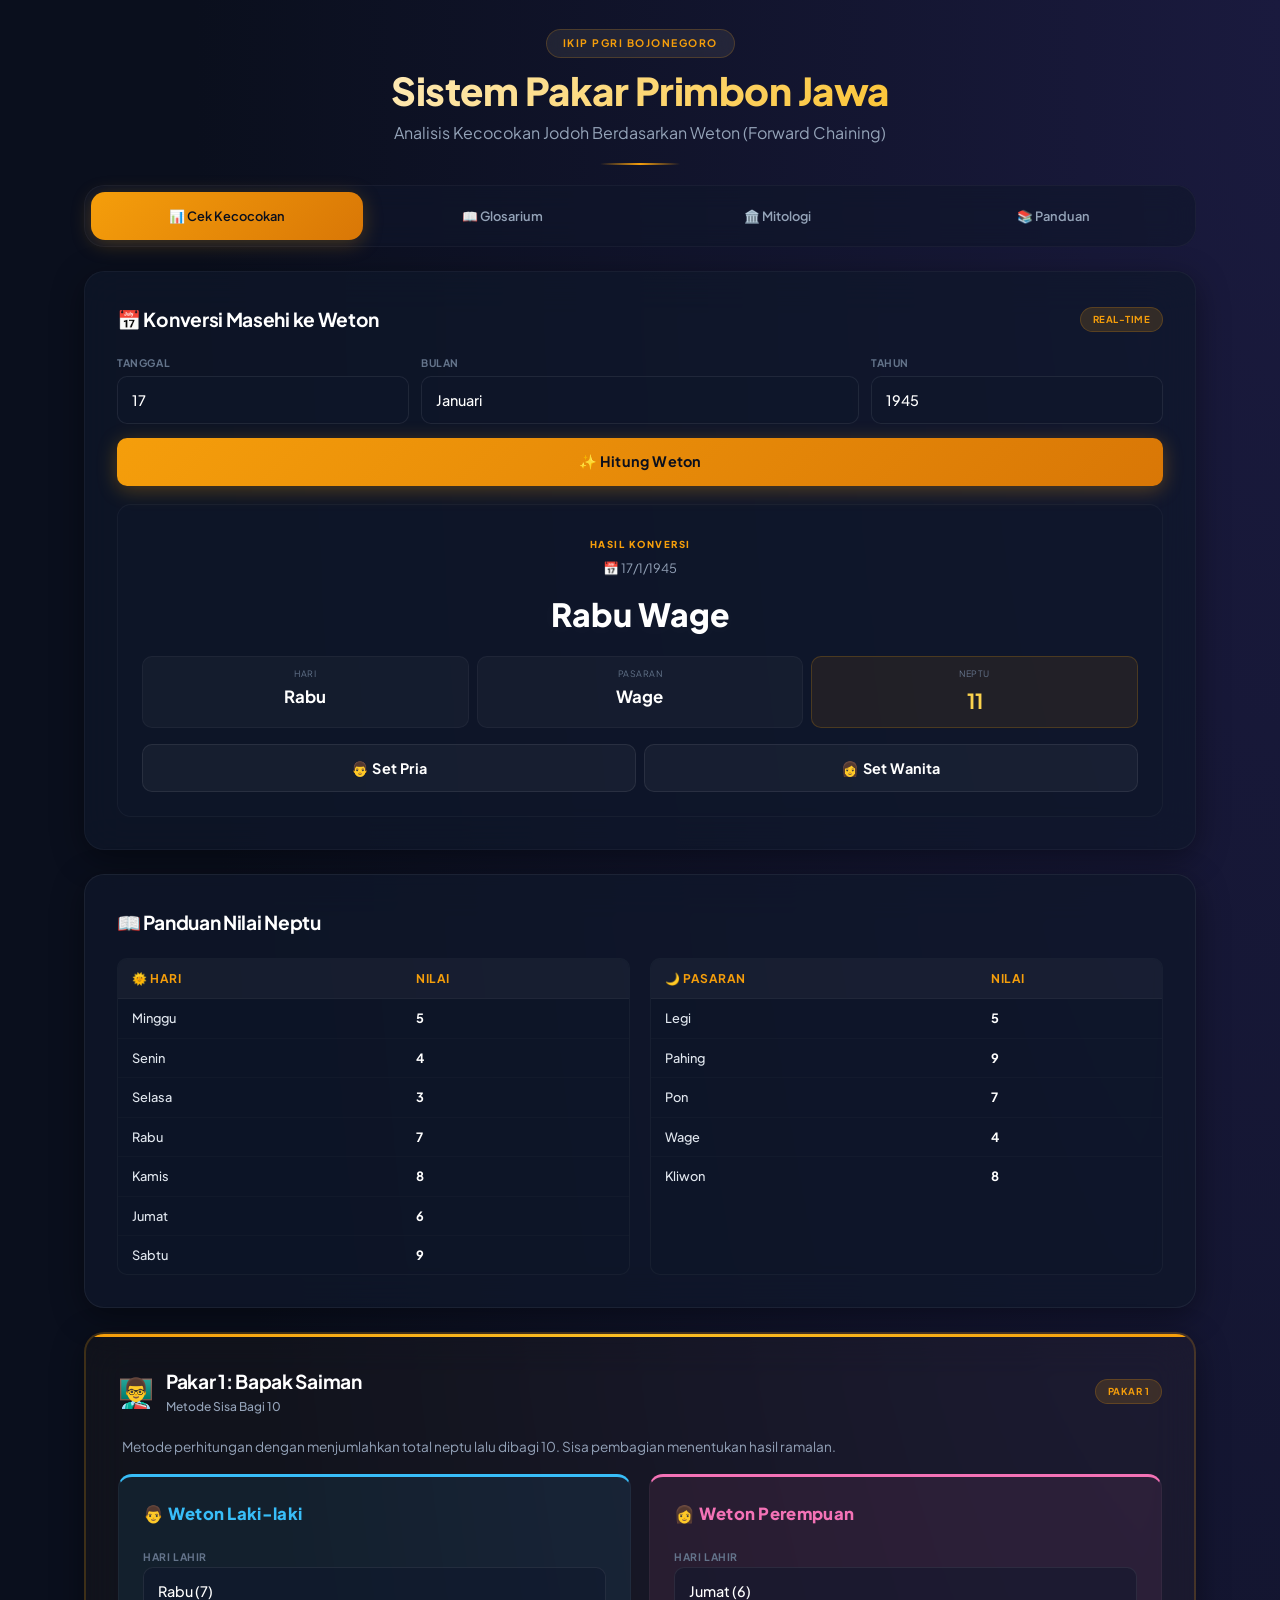
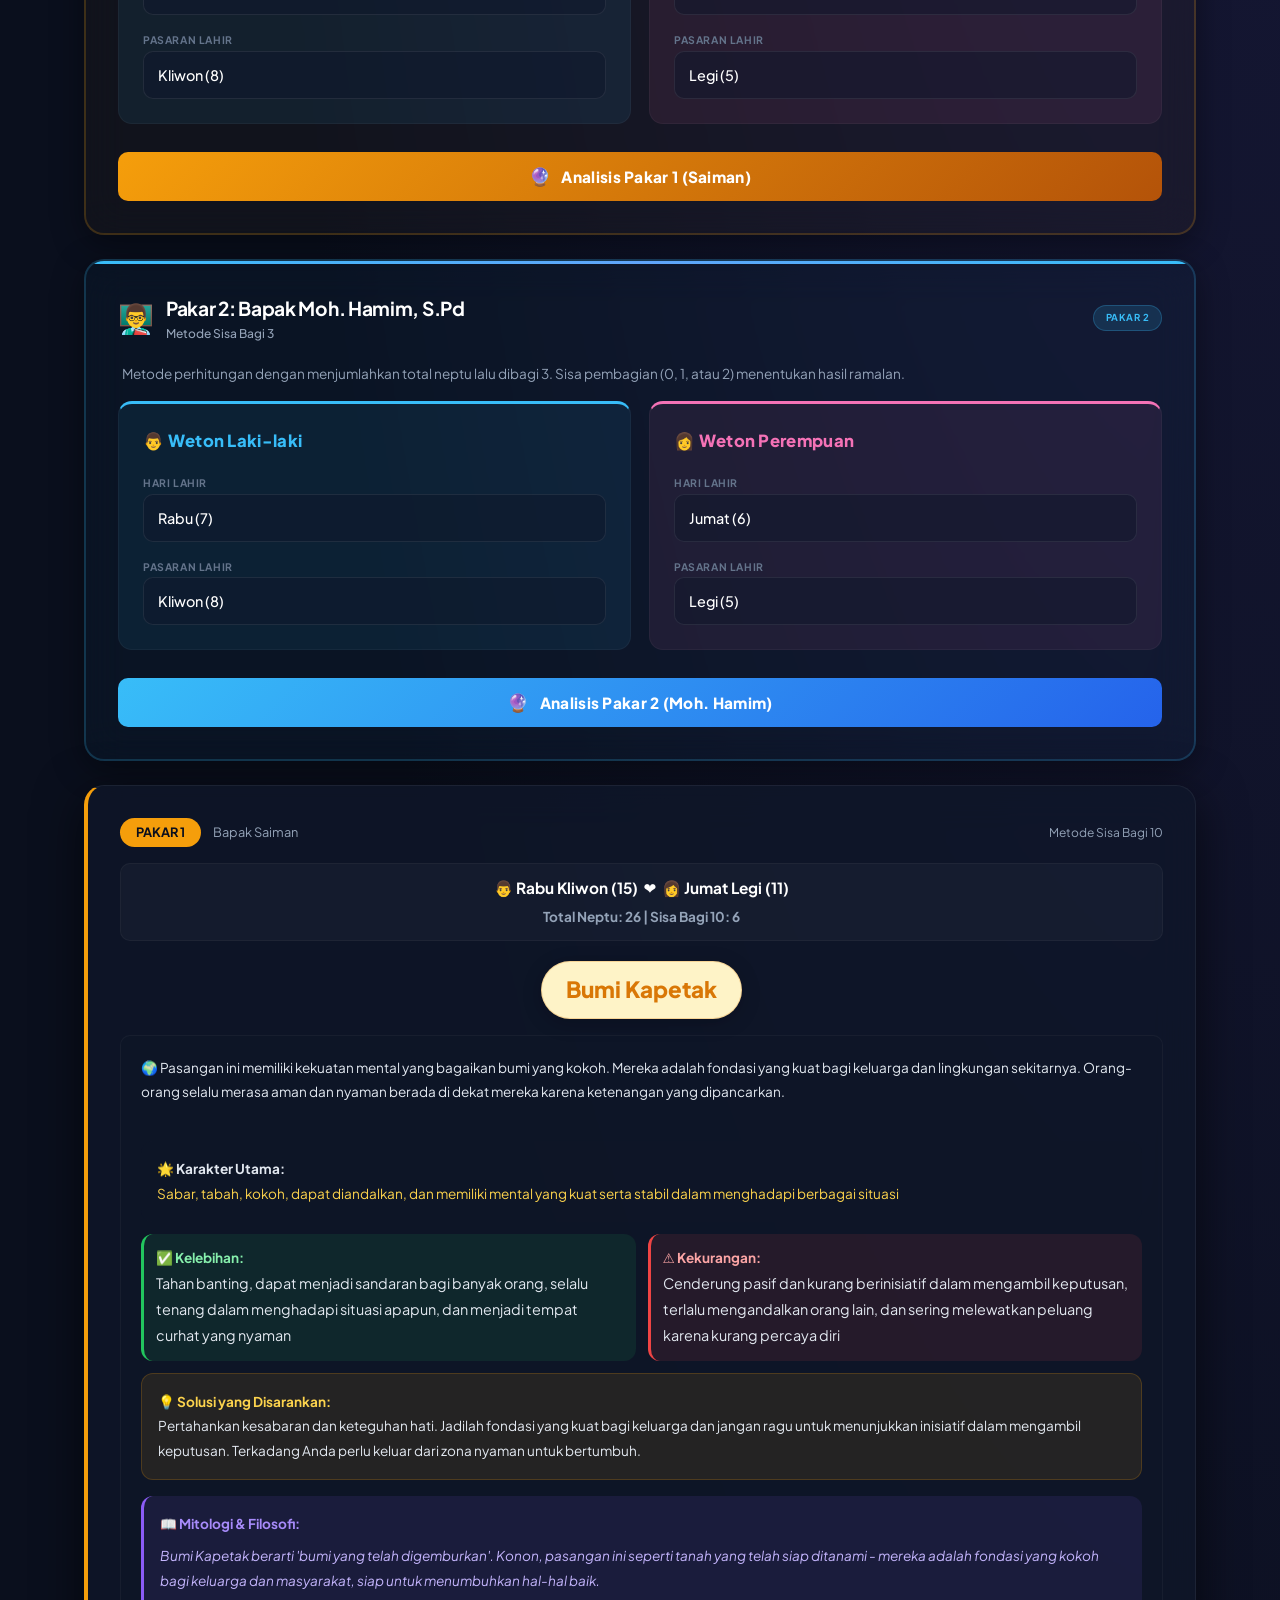
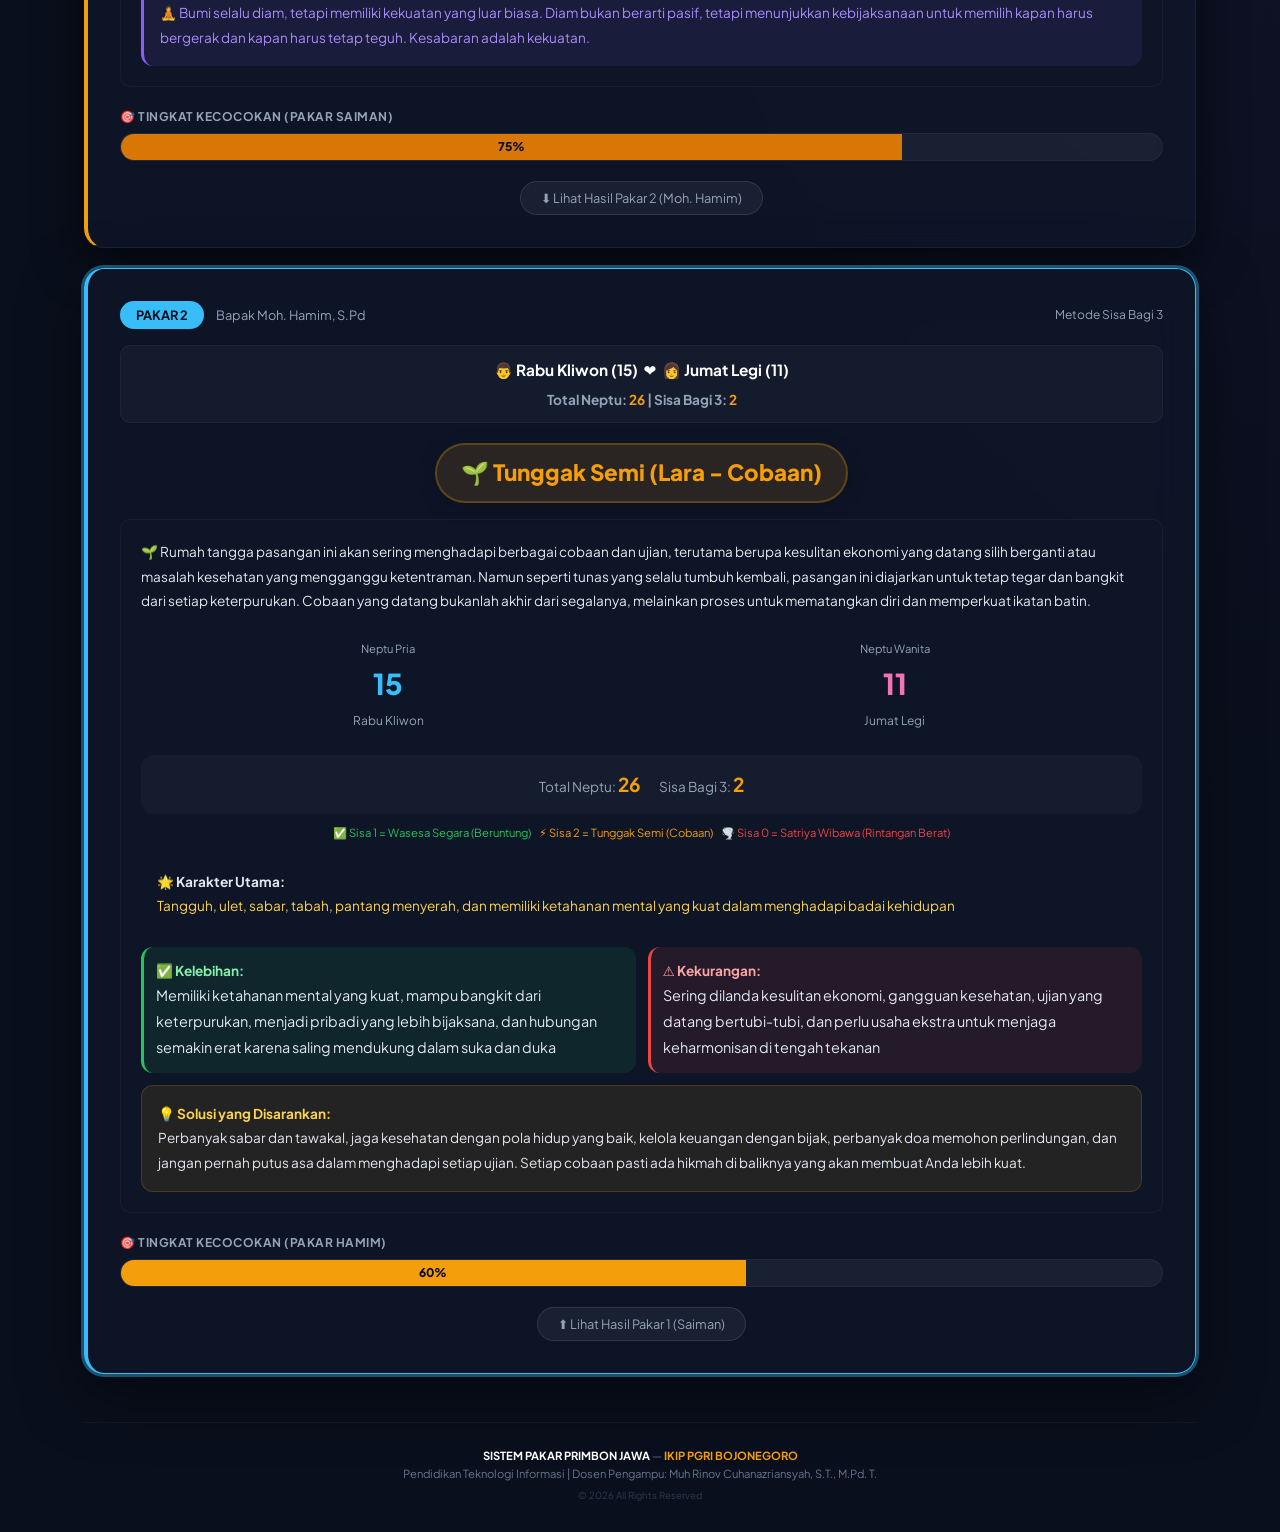
<file: index.html>
<!DOCTYPE html>
<html lang="id">
<head>
    <meta charset="UTF-8">
    <meta name="viewport" content="width=device-width, initial-scale=1.0, maximum-scale=1.0, user-scalable=no">
    <title>Sistem Pakar Primbon Jawa - Kecocokan Jodoh | IKIP PGRI Bojonegoro</title>
    <link rel="stylesheet" href="style.css">
    <link rel="preconnect" href="https://fonts.googleapis.com">
    <link rel="preconnect" href="https://fonts.gstatic.com" crossorigin>
    <link href="https://fonts.googleapis.com/css2?family=Plus+Jakarta+Sans:wght@400;500;600;700;800&display=swap" rel="stylesheet">
</head>
<body>
    <div class="container">
        <header class="header">
            <div class="logo-badge">IKIP PGRI BOJONEGORO</div>
            <h1>Sistem Pakar Primbon Jawa</h1>
            <p>Analisis Kecocokan Jodoh Berdasarkan Weton (Forward Chaining)</p>
        </header>

        <!-- NAVIGASI TAB -->
        <div class="tab-navigation">
            <button class="tab-btn active" data-tab="main">📊 Cek Kecocokan</button>
            <button class="tab-btn" data-tab="glossary">📖 Glosarium</button>
            <button class="tab-btn" data-tab="mythology">🏛️ Mitologi</button>
            <button class="tab-btn" data-tab="guide">📚 Panduan</button>
        </div>

        <main class="main-layout">
            <!-- TAB 1: CEK KECOCOKAN -->
            <div class="tab-content active" id="tab-main">
                <section class="card-panel dark-panel">
                    <div class="panel-header">
                        <h2>📅 Konversi Masehi ke Weton</h2>
                        <span class="badge yellow">Real-time</span>
                    </div>
                    
                    <div class="converter-box">
                        <div class="input-row">
                            <div class="input-field">
                                <label for="tgl">Tanggal</label>
                                <input type="number" id="tgl" min="1" max="31" value="17">
                            </div>
                            <div class="input-field">
                                <label for="bln">Bulan</label>
                                <select id="bln">
                                    <option value="1">Januari</option><option value="2">Februari</option><option value="3">Maret</option>
                                    <option value="4">April</option><option value="5">Mei</option><option value="6">Juni</option>
                                    <option value="7">Juli</option><option value="8">Agustus</option><option value="9">September</option>
                                    <option value="10">Oktober</option><option value="11">November</option><option value="12">Desember</option>
                                </select>
                            </div>
                            <div class="input-field">
                                <label for="thn">Tahun</label>
                                <input type="number" id="thn" min="1900" max="2100" value="1945">
                            </div>
                        </div>
                        <button class="btn btn-gold" onclick="cariWeton()">✨ Hitung Weton</button>
                    </div>

                    <div class="display-weton-result" id="hasil-weton-display">
                        <span class="label-mini">HASIL KONVERSI</span>
                        <p class="date-output" id="weton-text">📅 17/8/1945</p>
                        <h3 class="weton-main-title" id="weton-nama">-</h3>
                        
                        <div class="weton-grid-stats">
                            <div class="stat-box">
                                <span class="stat-lbl">Hari</span>
                                <strong id="detail-hari">-</strong>
                            </div>
                            <div class="stat-box">
                                <span class="stat-lbl">Pasaran</span>
                                <strong id="detail-pasaran">-</strong>
                            </div>
                            <div class="stat-box highlighted">
                                <span class="stat-lbl">Neptu</span>
                                <strong id="neptu-hasil">-</strong>
                            </div>
                        </div>

                        <div class="action-transfer-group">
                            <button class="btn btn-outline" onclick="transferKePria()">👨 Set Pria</button>
                            <button class="btn btn-outline" onclick="transferKeWanita()">👩 Set Wanita</button>
                        </div>
                    </div>
                </section>

                <section class="card-panel">
                    <div class="panel-header">
                        <h2>📖 Panduan Nilai Neptu</h2>
                    </div>
                    <div class="tables-flex">
                        <div class="table-responsive">
                            <table>
                                <thead><tr><th>🌞 Hari</th><th>Nilai</th></tr></thead>
                                <tbody>
                                    <tr><td>Minggu</td><td><strong>5</strong></td></tr>
                                    <tr><td>Senin</td><td><strong>4</strong></td></tr>
                                    <tr><td>Selasa</td><td><strong>3</strong></td></tr>
                                    <tr><td>Rabu</td><td><strong>7</strong></td></tr>
                                    <tr><td>Kamis</td><td><strong>8</strong></td></tr>
                                    <tr><td>Jumat</td><td><strong>6</strong></td></tr>
                                    <tr><td>Sabtu</td><td><strong>9</strong></td></tr>
                                </tbody>
                            </table>
                        </div>
                        <div class="table-responsive">
                            <table>
                                <thead><tr><th>🌙 Pasaran</th><th>Nilai</th></tr></thead>
                                <tbody>
                                    <tr><td>Legi</td><td><strong>5</strong></td></tr>
                                    <tr><td>Pahing</td><td><strong>9</strong></td></tr>
                                    <tr><td>Pon</td><td><strong>7</strong></td></tr>
                                    <tr><td>Wage</td><td><strong>4</strong></td></tr>
                                    <tr><td>Kliwon</td><td><strong>8</strong></td></tr>
                                </tbody>
                            </table>
                        </div>
                    </div>
                </section>

                <!-- PAKAR 1: BAPAK SAIMAN -->
                <section class="card-panel full-width expert-card expert-saiman">
                    <div class="panel-header">
                        <div class="expert-badge">
                            <span class="expert-icon">👨‍🏫</span>
                            <div>
                                <h2>Pakar 1: Bapak Saiman</h2>
                                <span class="expert-sub">Metode Sisa Bagi 10</span>
                            </div>
                        </div>
                        <span class="badge yellow">Pakar 1</span>
                    </div>
                    <p class="expert-desc">
                        Metode perhitungan dengan menjumlahkan total neptu lalu dibagi 10. Sisa pembagian menentukan hasil ramalan.
                    </p>
                    
                    <div class="matchmaking-grid">
                        <div class="gender-card male">
                            <div class="gender-header">👨 Weton Laki-laki</div>
                            <div class="form-group">
                                <label>Hari Lahir</label>
                                <select id="pria-hari">
                                    <option value="Minggu">Minggu (5)</option><option value="Senin">Senin (4)</option>
                                    <option value="Selasa">Selasa (3)</option><option value="Rabu" selected>Rabu (7)</option>
                                    <option value="Kamis">Kamis (8)</option><option value="Jumat">Jumat (6)</option>
                                    <option value="Sabtu">Sabtu (9)</option>
                                </select>
                            </div>
                            <div class="form-group">
                                <label>Pasaran Lahir</label>
                                <select id="pria-pasaran">
                                    <option value="Legi">Legi (5)</option><option value="Pahing">Pahing (9)</option>
                                    <option value="Pon">Pon (7)</option><option value="Wage">Wage (4)</option>
                                    <option value="Kliwon" selected>Kliwon (8)</option>
                                </select>
                            </div>
                        </div>

                        <div class="gender-card female">
                            <div class="gender-header">👩 Weton Perempuan</div>
                            <div class="form-group">
                                <label>Hari Lahir</label>
                                <select id="wanita-hari">
                                    <option value="Minggu">Minggu (5)</option><option value="Senin">Senin (4)</option>
                                    <option value="Selasa">Selasa (3)</option><option value="Rabu">Rabu (7)</option>
                                    <option value="Kamis">Kamis (8)</option><option value="Jumat" selected>Jumat (6)</option>
                                    <option value="Sabtu">Sabtu (9)</option>
                                </select>
                            </div>
                            <div class="form-group">
                                <label>Pasaran Lahir</label>
                                <select id="wanita-pasaran">
                                    <option value="Legi">Legi (5)</option><option value="Pahing">Pahing (9)</option>
                                    <option value="Pon">Pon (7)</option><option value="Wage">Wage (4)</option>
                                    <option value="Kliwon">Kliwon (8)</option>
                                </select>
                            </div>
                        </div>
                    </div>

                    <button class="btn btn-primary-match btn-saiman" onclick="hitungKecocokanPakar1()">
                        <span class="btn-icon">🔮</span>
                        <span>Analisis Pakar 1 (Saiman)</span>
                    </button>
                </section>

                <!-- PAKAR 2: BAPAK MOH. HAMIM, S.Pd -->
                <section class="card-panel full-width expert-card expert-hamim">
                    <div class="panel-header">
                        <div class="expert-badge">
                            <span class="expert-icon">👨‍🏫</span>
                            <div>
                                <h2>Pakar 2: Bapak Moh. Hamim, S.Pd</h2>
                                <span class="expert-sub">Metode Sisa Bagi 3</span>
                            </div>
                        </div>
                        <span class="badge" style="background: rgba(56, 189, 248, 0.15); color: #38bdf8; border: 1px solid rgba(56, 189, 248, 0.25);">Pakar 2</span>
                    </div>
                    <p class="expert-desc">
                        Metode perhitungan dengan menjumlahkan total neptu lalu dibagi 3. Sisa pembagian (0, 1, atau 2) menentukan hasil ramalan.
                    </p>
                    
                    <div class="matchmaking-grid">
                        <div class="gender-card male">
                            <div class="gender-header">👨 Weton Laki-laki</div>
                            <div class="form-group">
                                <label>Hari Lahir</label>
                                <select id="hamim-pria-hari">
                                    <option value="Minggu">Minggu (5)</option><option value="Senin">Senin (4)</option>
                                    <option value="Selasa">Selasa (3)</option><option value="Rabu" selected>Rabu (7)</option>
                                    <option value="Kamis">Kamis (8)</option><option value="Jumat">Jumat (6)</option>
                                    <option value="Sabtu">Sabtu (9)</option>
                                </select>
                            </div>
                            <div class="form-group">
                                <label>Pasaran Lahir</label>
                                <select id="hamim-pria-pasaran">
                                    <option value="Legi">Legi (5)</option><option value="Pahing">Pahing (9)</option>
                                    <option value="Pon">Pon (7)</option><option value="Wage">Wage (4)</option>
                                    <option value="Kliwon" selected>Kliwon (8)</option>
                                </select>
                            </div>
                        </div>

                        <div class="gender-card female">
                            <div class="gender-header">👩 Weton Perempuan</div>
                            <div class="form-group">
                                <label>Hari Lahir</label>
                                <select id="hamim-wanita-hari">
                                    <option value="Minggu">Minggu (5)</option><option value="Senin">Senin (4)</option>
                                    <option value="Selasa">Selasa (3)</option><option value="Rabu">Rabu (7)</option>
                                    <option value="Kamis">Kamis (8)</option><option value="Jumat" selected>Jumat (6)</option>
                                    <option value="Sabtu">Sabtu (9)</option>
                                </select>
                            </div>
                            <div class="form-group">
                                <label>Pasaran Lahir</label>
                                <select id="hamim-wanita-pasaran">
                                    <option value="Legi">Legi (5)</option><option value="Pahing">Pahing (9)</option>
                                    <option value="Pon">Pon (7)</option><option value="Wage">Wage (4)</option>
                                    <option value="Kliwon">Kliwon (8)</option>
                                </select>
                            </div>
                        </div>
                    </div>

                    <button class="btn btn-primary-match btn-hamim" onclick="hitungKecocokanPakar2()">
                        <span class="btn-icon">🔮</span>
                        <span>Analisis Pakar 2 (Moh. Hamim)</span>
                    </button>
                </section>

                <div id="hasil" class="result-container"></div>
            </div>

            <!-- TAB 2: GLOSARIUM -->
            <div class="tab-content" id="tab-glossary">
                <section class="card-panel full-width">
                    <div class="panel-header">
                        <h2>📖 Glosarium Primbon Jawa</h2>
                        <span class="badge yellow">Edukasi</span>
                    </div>
                    
                    <div class="glossary-grid" id="glossary-container">
                        <!-- Akan diisi oleh JavaScript -->
                    </div>
                </section>
            </div>

            <!-- TAB 3: MITOLOGI & FILOSOFI -->
            <div class="tab-content" id="tab-mythology">
                <section class="card-panel full-width">
                    <div class="panel-header">
                        <h2>🏛️ Mitologi & Filosofi di Balik Ramalan</h2>
                        <span class="badge yellow">Budaya</span>
                    </div>
                    
                    <div class="mythology-grid" id="mythology-container">
                        <!-- Akan diisi oleh JavaScript -->
                    </div>
                </section>
            </div>

            <!-- TAB 4: PANDUAN PERNIKAHAN -->
            <div class="tab-content" id="tab-guide">
                <section class="card-panel full-width">
                    <div class="panel-header">
                        <h2>📚 Panduan Pernikahan Berdasarkan Hasil Ramalan</h2>
                        <span class="badge yellow">Tips</span>
                    </div>
                    
                    <div class="guide-content" id="guide-container">
                        <!-- Akan diisi oleh JavaScript -->
                    </div>
                </section>
            </div>
        </main>

        <footer class="footer">
            <p><strong>SISTEM PAKAR PRIMBON JAWA</strong> — <span class="uni-name">IKIP PGRI BOJONEGORO</span></p>
            <p>Pendidikan Teknologi Informasi | Dosen Pengampu: Muh Rinov Cuhanazriansyah, S.T., M.Pd. T.</p>
            <p class="copyright">© 2026 All Rights Reserved</p>
        </footer>
    </div>

    <script src="script.js"></script>
</body>
</html>
</file>
<file: style.css>
:root {
    --bg-main: #0a0f1d;
    --bg-gradient: radial-gradient(ellipse at top right, #1a1a3e 0%, #0a0f1d 60%);
    --dark-slate: #0f172a;
    --card-glass: rgba(15, 23, 42, 0.75);
    --card-glass-light: rgba(30, 41, 59, 0.5);
    --card-border: rgba(255, 255, 255, 0.06);
    --card-border-hover: rgba(255, 255, 255, 0.15);
    --gold: #f59e0b;
    --gold-hover: #d97706;
    --gold-light: #fcd34d;
    --gold-glow: rgba(245, 158, 11, 0.35);
    --gold-glow-strong: rgba(245, 158, 11, 0.5);
    --gold-light-bg: rgba(254, 243, 199, 0.08);
    --text-primary: #f8fafc;
    --text-secondary: #e2e8f0;
    --text-muted: #94a3b8;
    --text-muted-light: #64748b;
    --male-color: #38bdf8;
    --male-bg: rgba(56, 189, 248, 0.08);
    --female-color: #f472b6;
    --female-bg: rgba(244, 114, 182, 0.08);
    --saiman-color: #f59e0b;
    --saiman-bg: rgba(245, 158, 11, 0.08);
    --hamim-color: #38bdf8;
    --hamim-bg: rgba(56, 189, 248, 0.08);
    --radius-xl: 28px;
    --radius-lg: 20px;
    --radius-md: 14px;
    --radius-sm: 10px;
    --radius-xs: 6px;
    --font-sans: 'Plus Jakarta Sans', system-ui, -apple-system, sans-serif;
    --shadow-card: 0 8px 32px rgba(0, 0, 0, 0.4);
    --shadow-card-hover: 0 12px 48px rgba(0, 0, 0, 0.6);
    --shadow-button: 0 4px 20px rgba(245, 158, 11, 0.3);
    --shadow-button-hover: 0 6px 28px rgba(245, 158, 11, 0.5);
    --transition: all 0.35s cubic-bezier(0.4, 0, 0.2, 1);
    --touch-target: 48px;
    --header-height: 60px;
}

* {
    margin: 0;
    padding: 0;
    box-sizing: border-box;
    -webkit-tap-highlight-color: transparent;
}

body {
    font-family: var(--font-sans);
    background: var(--bg-main);
    background-image: var(--bg-gradient);
    color: var(--text-primary);
    line-height: 1.6;
    padding: 12px;
    min-height: 100vh;
    min-height: 100dvh;
    -webkit-font-smoothing: antialiased;
    -moz-osx-font-smoothing: grayscale;
}

.container {
    max-width: 1120px;
    margin: 0 auto;
    padding: 0 4px;
}

/* ==================== HEADER ==================== */
.header {
    text-align: center;
    padding: 16px 0 20px;
    position: relative;
}

.header::after {
    content: '';
    position: absolute;
    bottom: 0;
    left: 50%;
    transform: translateX(-50%);
    width: 80px;
    height: 2px;
    background: linear-gradient(90deg, transparent, var(--gold), transparent);
    border-radius: 100px;
}

.logo-badge {
    display: inline-flex;
    align-items: center;
    gap: 8px;
    background: var(--gold-light-bg);
    color: var(--gold);
    font-size: 0.65rem;
    font-weight: 700;
    padding: 5px 16px;
    border-radius: 100px;
    letter-spacing: 1.5px;
    margin-bottom: 10px;
    border: 1px solid rgba(245, 158, 11, 0.2);
    backdrop-filter: blur(8px);
    text-transform: uppercase;
}

.header h1 {
    font-size: clamp(1.4rem, 4vw, 2.4rem);
    font-weight: 800;
    background: linear-gradient(135deg, #ffffff 0%, #fbbf24 40%, #f59e0b 70%, #ffffff 100%);
    background-size: 200% 200%;
    -webkit-background-clip: text;
    -webkit-text-fill-color: transparent;
    background-clip: text;
    letter-spacing: -0.5px;
    margin-bottom: 6px;
    line-height: 1.2;
    animation: shimmer 4s ease-in-out infinite;
}

@keyframes shimmer {
    0%, 100% { background-position: 0% 50%; }
    50% { background-position: 100% 50%; }
}

.header p {
    font-size: clamp(0.8rem, 1.5vw, 1rem);
    color: var(--text-muted);
    max-width: 600px;
    margin: 0 auto;
    font-weight: 400;
}

/* ==================== TAB NAVIGATION ==================== */
.tab-navigation {
    display: flex;
    flex-wrap: wrap;
    gap: 4px;
    margin: 20px 0 24px;
    background: rgba(15, 23, 42, 0.6);
    border-radius: var(--radius-lg);
    padding: 6px;
    border: 1px solid rgba(255, 255, 255, 0.04);
    backdrop-filter: blur(12px);
}

.tab-btn {
    flex: 1;
    min-width: 70px;
    padding: 10px 12px;
    border: none;
    border-radius: var(--radius-md);
    background: transparent;
    color: var(--text-muted);
    font-family: var(--font-sans);
    font-weight: 600;
    font-size: clamp(0.65rem, 1.2vw, 0.8rem);
    cursor: pointer;
    transition: var(--transition);
    min-height: var(--touch-target);
    touch-action: manipulation;
    user-select: none;
    position: relative;
    white-space: nowrap;
}

.tab-btn:hover {
    background: rgba(255, 255, 255, 0.04);
    color: #ffffff;
}

.tab-btn:active {
    transform: scale(0.95);
}

.tab-btn.active {
    background: linear-gradient(135deg, #f59e0b, #d97706);
    color: #0a0f1d;
    box-shadow: 0 4px 20px rgba(245, 158, 11, 0.25);
}

.tab-btn .tab-icon {
    margin-right: 4px;
}

.tab-content {
    display: none;
    animation: fadeSlideUp 0.5s cubic-bezier(0.16, 1, 0.3, 1);
}

.tab-content.active {
    display: block;
}

@keyframes fadeSlideUp {
    from { opacity: 0; transform: translateY(16px); }
    to { opacity: 1; transform: translateY(0); }
}

/* ==================== CARDS ==================== */
.card-panel {
    background: var(--card-glass);
    backdrop-filter: blur(20px);
    -webkit-backdrop-filter: blur(20px);
    border-radius: var(--radius-lg);
    padding: clamp(16px, 2.5vw, 32px);
    box-shadow: var(--shadow-card);
    border: 1px solid var(--card-border);
    transition: var(--transition);
    margin-bottom: clamp(16px, 2vw, 24px);
}

.card-panel:hover {
    border-color: var(--card-border-hover);
    box-shadow: var(--shadow-card-hover);
}

.panel-header {
    display: flex;
    justify-content: space-between;
    align-items: center;
    margin-bottom: clamp(14px, 2vw, 20px);
    flex-wrap: wrap;
    gap: 8px 12px;
}

.panel-header h2 {
    font-size: clamp(1rem, 1.8vw, 1.2rem);
    font-weight: 700;
    letter-spacing: -0.3px;
    color: #ffffff;
}

.badge {
    font-size: 0.6rem;
    padding: 4px 12px;
    border-radius: 100px;
    font-weight: 700;
    white-space: nowrap;
    text-transform: uppercase;
    letter-spacing: 0.5px;
}

.badge.yellow {
    background: rgba(245, 158, 11, 0.15);
    color: var(--gold);
    border: 1px solid rgba(245, 158, 11, 0.2);
}

/* ==================== EXPERT CARDS ==================== */
.expert-card {
    border-width: 2px;
    position: relative;
    overflow: hidden;
}

.expert-card::before {
    content: '';
    position: absolute;
    top: 0;
    left: 0;
    right: 0;
    height: 3px;
    border-radius: 0 0 4px 4px;
}

.expert-saiman::before {
    background: linear-gradient(90deg, #f59e0b, #fbbf24, #f59e0b);
}

.expert-hamim::before {
    background: linear-gradient(90deg, #38bdf8, #60a5fa, #38bdf8);
}

.expert-saiman {
    border-color: rgba(245, 158, 11, 0.2);
    background: rgba(245, 158, 11, 0.03);
}

.expert-hamim {
    border-color: rgba(56, 189, 248, 0.2);
    background: rgba(56, 189, 248, 0.03);
}

.expert-badge {
    display: flex;
    align-items: center;
    gap: 12px;
}

.expert-icon {
    font-size: 1.8rem;
    line-height: 1;
}

.expert-sub {
    font-size: 0.75rem;
    color: var(--text-muted);
    font-weight: 500;
    display: block;
}

.expert-desc {
    color: var(--text-muted);
    margin-bottom: 16px;
    font-size: 0.85rem;
    line-height: 1.6;
    padding-left: 4px;
}

/* ==================== FORM ELEMENTS ==================== */
.input-row {
    display: grid;
    grid-template-columns: 1fr;
    gap: 10px;
    margin-bottom: 14px;
}

@media(min-width: 420px) {
    .input-row {
        grid-template-columns: 1fr 1.5fr 1fr;
        gap: 12px;
    }
}

.input-field {
    display: flex;
    flex-direction: column;
    gap: 4px;
}

.input-field label, .form-group label {
    font-size: 0.65rem;
    font-weight: 700;
    text-transform: uppercase;
    letter-spacing: 0.6px;
    color: var(--text-muted-light);
}

.input-field input, 
.input-field select, 
.form-group select,
.form-group input {
    width: 100%;
    padding: 11px 14px;
    border-radius: var(--radius-sm);
    border: 1px solid rgba(255, 255, 255, 0.08);
    font-family: var(--font-sans);
    font-size: 0.9rem;
    font-weight: 500;
    color: #ffffff;
    outline: none;
    background: rgba(15, 23, 42, 0.5);
    transition: var(--transition);
    min-height: var(--touch-target);
    touch-action: manipulation;
}

.input-field input:hover, 
.input-field select:hover, 
.form-group select:hover {
    background: rgba(15, 23, 42, 0.7);
}

.input-field input:focus, 
.input-field select:focus, 
.form-group select:focus,
.form-group input:focus {
    border-color: var(--gold);
    background: rgba(15, 23, 42, 0.8);
    box-shadow: 0 0 0 3px var(--gold-glow);
}

select {
    appearance: none;
    background-image: url("data:image/svg+xml;utf8,<svg xmlns='http://www.w3.org/2000/svg' width='24' height='24' viewBox='0 0 24 24' fill='none' stroke='%2394a3b8' stroke-width='2' stroke-linecap='round' stroke-linejoin='round'><polyline points='6 9 12 15 18 9'></polyline></svg>");
    background-repeat: no-repeat;
    background-position: right 12px center;
    background-size: 14px;
    padding-right: 36px !important;
    cursor: pointer;
}

/* ==================== BUTTONS ==================== */
.btn {
    width: 100%;
    padding: 13px 20px;
    border-radius: var(--radius-sm);
    font-family: var(--font-sans);
    font-size: 0.9rem;
    font-weight: 700;
    cursor: pointer;
    border: none;
    transition: var(--transition);
    display: inline-flex;
    align-items: center;
    justify-content: center;
    gap: 8px;
    min-height: var(--touch-target);
    touch-action: manipulation;
    user-select: none;
    position: relative;
    overflow: hidden;
    letter-spacing: 0.2px;
}

.btn:active {
    transform: scale(0.96);
}

.btn:disabled {
    opacity: 0.5;
    cursor: not-allowed;
    transform: none !important;
}

/* Ripple effect */
.btn::after {
    content: '';
    position: absolute;
    inset: 0;
    background: rgba(255, 255, 255, 0);
    transition: background 0.25s;
}

.btn:active::after {
    background: rgba(255, 255, 255, 0.08);
}

.btn-gold {
    background: linear-gradient(135deg, #f59e0b 0%, #d97706 100%);
    color: #0a0f1d;
    box-shadow: var(--shadow-button);
}

.btn-gold:hover {
    background: linear-gradient(135deg, #fbbf24 0%, #f59e0b 100%);
    box-shadow: var(--shadow-button-hover);
    transform: translateY(-2px);
}

.btn-gold:active {
    transform: translateY(0) scale(0.96);
}

.btn-outline {
    background: rgba(255, 255, 255, 0.04);
    border: 1px solid rgba(255, 255, 255, 0.08);
    color: #ffffff;
}

.btn-outline:hover {
    background: rgba(255, 255, 255, 0.08);
    border-color: rgba(255, 255, 255, 0.15);
    transform: translateY(-2px);
}

.btn-outline:active {
    transform: translateY(0) scale(0.96);
}

.btn-primary-match {
    margin-top: 12px;
    width: 100%;
    padding: 15px 20px;
    border-radius: var(--radius-sm);
    font-size: clamp(0.85rem, 1.2vw, 1rem);
    font-weight: 800;
    border: none;
    cursor: pointer;
    transition: var(--transition);
    letter-spacing: 0.3px;
    color: #ffffff;
    min-height: var(--touch-target);
    touch-action: manipulation;
    user-select: none;
    position: relative;
    overflow: hidden;
    display: inline-flex;
    align-items: center;
    justify-content: center;
    gap: 10px;
}

.btn-primary-match:active {
    transform: scale(0.96);
}

.btn-primary-match::after {
    content: '';
    position: absolute;
    inset: 0;
    background: rgba(255, 255, 255, 0);
    transition: background 0.25s;
}

.btn-primary-match:active::after {
    background: rgba(255, 255, 255, 0.1);
}

.btn-primary-match:hover {
    transform: translateY(-3px);
    box-shadow: 0 12px 40px rgba(0, 0, 0, 0.4);
}

.btn-saiman {
    background: linear-gradient(135deg, #f59e0b 0%, #b45309 100%);
}

.btn-saiman:hover {
    box-shadow: 0 12px 40px rgba(245, 158, 11, 0.35);
}

.btn-hamim {
    background: linear-gradient(135deg, #38bdf8 0%, #2563eb 100%);
}

.btn-hamim:hover {
    box-shadow: 0 12px 40px rgba(56, 189, 248, 0.35);
}

.btn-icon {
    font-size: 1.1rem;
    line-height: 1;
}

/* ==================== WETON DISPLAY ==================== */
.display-weton-result {
    margin-top: 18px;
    background: rgba(15, 23, 42, 0.5);
    border: 1px solid rgba(255, 255, 255, 0.04);
    border-radius: var(--radius-md);
    padding: clamp(16px, 2vw, 24px);
    text-align: center;
}

.label-mini {
    font-size: 0.6rem;
    letter-spacing: 1.5px;
    color: var(--gold);
    font-weight: 800;
    text-transform: uppercase;
}

.date-output {
    font-size: 0.8rem;
    color: var(--text-muted);
    margin: 4px 0 10px;
}

.weton-main-title {
    font-size: clamp(1.3rem, 3vw, 2rem);
    font-weight: 800;
    color: #ffffff;
    margin-bottom: 16px;
    text-shadow: 0 2px 20px rgba(255,255,255,0.05);
}

.weton-grid-stats {
    display: grid;
    grid-template-columns: 1fr 1fr 1fr;
    gap: 8px;
    margin-bottom: 16px;
}

.stat-box {
    background: rgba(255, 255, 255, 0.03);
    border: 1px solid rgba(255, 255, 255, 0.04);
    padding: 10px 6px;
    border-radius: var(--radius-sm);
    display: flex;
    flex-direction: column;
    transition: var(--transition);
}

.stat-box:hover {
    background: rgba(255, 255, 255, 0.06);
}

.stat-lbl {
    font-size: 0.55rem;
    color: var(--text-muted-light);
    margin-bottom: 3px;
    text-transform: uppercase;
    letter-spacing: 0.5px;
}

.stat-box strong {
    font-size: clamp(0.9rem, 1.5vw, 1.05rem);
    color: #ffffff;
}

.stat-box.highlighted {
    background: rgba(245, 158, 11, 0.08);
    border: 1px solid rgba(245, 158, 11, 0.2);
}

.stat-box.highlighted strong {
    color: var(--gold-light);
    font-size: clamp(1rem, 1.8vw, 1.3rem);
}

.action-transfer-group {
    display: grid;
    grid-template-columns: 1fr 1fr;
    gap: 8px;
}

/* ==================== TABLES ==================== */
.tables-flex {
    display: flex;
    flex-direction: column;
    gap: 14px;
    height: 100%;
    justify-content: center;
}

@media(min-width: 600px) {
    .tables-flex {
        flex-direction: row;
        gap: 20px;
    }
}

.table-responsive {
    flex: 1;
    border: 1px solid rgba(255, 255, 255, 0.04);
    border-radius: var(--radius-sm);
    background: rgba(15, 23, 42, 0.3);
    overflow-x: auto;
    -webkit-overflow-scrolling: touch;
}

table {
    width: 100%;
    border-collapse: collapse;
    text-align: left;
    font-size: clamp(0.75rem, 1vw, 0.85rem);
    min-width: 180px;
}

th {
    background: rgba(255, 255, 255, 0.04);
    padding: 10px 14px;
    font-weight: 700;
    color: var(--gold);
    border-bottom: 1px solid rgba(255, 255, 255, 0.04);
    font-size: 0.75rem;
    text-transform: uppercase;
    letter-spacing: 0.5px;
}

td {
    padding: 9px 14px;
    border-top: 1px solid rgba(255, 255, 255, 0.02);
    color: var(--text-secondary);
    font-weight: 500;
}

td strong {
    color: #ffffff;
}

/* ==================== MATCHMAKING ==================== */
.matchmaking-grid {
    display: grid;
    grid-template-columns: 1fr;
    gap: 14px;
    margin-bottom: 16px;
}

@media(min-width: 600px) {
    .matchmaking-grid {
        grid-template-columns: 1fr 1fr;
        gap: 18px;
    }
}

.gender-card {
    padding: clamp(16px, 2vw, 24px);
    border-radius: var(--radius-md);
    background: rgba(15, 23, 42, 0.4);
    border: 1px solid rgba(255, 255, 255, 0.04);
    transition: var(--transition);
}

.gender-card:hover {
    transform: translateY(-2px);
    border-color: rgba(255, 255, 255, 0.08);
}

.gender-card.male {
    border-top: 3px solid var(--male-color);
    background: var(--male-bg);
}

.gender-card.female {
    border-top: 3px solid var(--female-color);
    background: var(--female-bg);
}

.gender-header {
    font-weight: 800;
    font-size: clamp(0.95rem, 1.3vw, 1.1rem);
    margin-bottom: 14px;
    letter-spacing: 0.3px;
}

.gender-card.male .gender-header { color: var(--male-color); }
.gender-card.female .gender-header { color: var(--female-color); }

.form-group {
    margin-bottom: 10px;
}

.form-group:last-child {
    margin-bottom: 0;
}

/* ==================== RESULTS ==================== */
.result-container {
    margin-top: 24px;
    display: none;
}

.result-container.show {
    display: block;
    animation: fadeSlideUp 0.6s cubic-bezier(0.16, 1, 0.3, 1);
}

.hasil-card {
    background: var(--card-glass);
    backdrop-filter: blur(20px);
    -webkit-backdrop-filter: blur(20px);
    border-radius: var(--radius-lg);
    padding: clamp(20px, 2.5vw, 36px);
    border: 1px solid rgba(255, 255, 255, 0.06);
    box-shadow: var(--shadow-card-hover);
    margin-bottom: 20px;
}

.hasil-weton-info {
    text-align: center;
    font-weight: 700;
    font-size: clamp(0.9rem, 1.2vw, 1.05rem);
    padding: 12px 16px;
    background: rgba(255, 255, 255, 0.03);
    border: 1px solid rgba(255, 255, 255, 0.04);
    border-radius: var(--radius-sm);
    margin-bottom: 20px;
    color: #ffffff;
    word-break: break-word;
}

.ramalan-box {
    text-align: center;
    margin-bottom: 20px;
}

.ramalan-judul {
    display: inline-block;
    padding: 10px 24px;
    border-radius: 100px;
    font-size: clamp(1rem, 1.8vw, 1.4rem);
    font-weight: 800;
    margin-bottom: 16px;
    box-shadow: 0 4px 20px rgba(0,0,0,0.2);
    word-break: break-word;
}

.ramalan-deskripsi {
    font-size: clamp(0.85rem, 1vw, 0.95rem);
    color: var(--text-secondary);
    background: rgba(15, 23, 42, 0.4);
    padding: clamp(14px, 2vw, 20px);
    border-radius: var(--radius-sm);
    text-align: left;
    border: 1px solid rgba(255, 255, 255, 0.04);
    line-height: 1.8;
}

.skor-container {
    margin-top: 18px;
}

.skor-container p {
    font-size: 0.75rem;
    font-weight: 700;
    color: var(--text-muted);
    margin-bottom: 6px;
    text-transform: uppercase;
    letter-spacing: 0.5px;
}

.progress-bar-bg {
    background: rgba(255, 255, 255, 0.05);
    height: 28px;
    border-radius: 100px;
    overflow: hidden;
    border: 1px solid rgba(255, 255, 255, 0.04);
}

.progress-bar-fill {
    height: 100%;
    display: flex;
    align-items: center;
    justify-content: center;
    color: #0a0f1d;
    font-size: 0.75rem;
    font-weight: 800;
    transition: width 0.8s cubic-bezier(0.16, 1, 0.3, 1);
}

/* ==================== WARNING ==================== */
.warning-banner {
    display: flex;
    gap: 12px;
    padding: 14px 18px;
    border-radius: var(--radius-sm);
    margin-top: 18px;
    align-items: flex-start;
    font-size: 0.85rem;
    backdrop-filter: blur(8px);
}

.warning-banner.danger {
    background: rgba(239, 68, 68, 0.08);
    border: 1px solid rgba(239, 68, 68, 0.2);
    border-left: 4px solid #ef4444;
    color: #fca5a5;
}

.warning-banner.success {
    background: rgba(34, 197, 94, 0.08);
    border: 1px solid rgba(34, 197, 94, 0.2);
    border-left: 4px solid #22c55e;
    color: #86efac;
}

.warning-icon {
    font-size: 1.2rem;
    line-height: 1;
    flex-shrink: 0;
}

.warning-content {
    flex: 1;
    min-width: 0;
}

/* ==================== GLOSARIUM ==================== */
.glossary-grid {
    display: grid;
    grid-template-columns: 1fr;
    gap: 12px;
}

@media(min-width: 600px) {
    .glossary-grid {
        grid-template-columns: 1fr 1fr;
        gap: 14px;
    }
}

@media(min-width: 992px) {
    .glossary-grid {
        grid-template-columns: 1fr 1fr 1fr;
    }
}

.glossary-item {
    background: rgba(15, 23, 42, 0.4);
    padding: 16px 18px;
    border-radius: var(--radius-sm);
    border: 1px solid rgba(255, 255, 255, 0.04);
    transition: var(--transition);
}

.glossary-item:hover {
    border-color: rgba(245, 158, 11, 0.2);
    transform: translateY(-2px);
    box-shadow: 0 4px 20px rgba(0,0,0,0.2);
}

.glossary-term {
    font-weight: 800;
    font-size: clamp(0.95rem, 1.2vw, 1.05rem);
    color: var(--gold);
    margin-bottom: 4px;
}

.glossary-definition {
    color: var(--text-muted);
    font-size: clamp(0.8rem, 0.9vw, 0.85rem);
    line-height: 1.6;
}

/* ==================== MITOLOGI ==================== */
.mythology-grid {
    display: grid;
    grid-template-columns: 1fr;
    gap: 16px;
}

.mythology-item {
    background: rgba(15, 23, 42, 0.4);
    padding: clamp(16px, 2vw, 24px);
    border-radius: var(--radius-sm);
    border: 1px solid rgba(255, 255, 255, 0.04);
    transition: var(--transition);
}

.mythology-item:hover {
    border-color: rgba(139, 92, 246, 0.2);
    transform: translateY(-2px);
    box-shadow: 0 4px 20px rgba(0,0,0,0.2);
}

.mythology-title {
    font-weight: 800;
    font-size: clamp(1rem, 1.3vw, 1.1rem);
    color: #a78bfa;
    margin-bottom: 8px;
}

.mythology-story {
    color: #c4b5fd;
    font-size: clamp(0.8rem, 0.9vw, 0.85rem);
    line-height: 1.7;
    margin-bottom: 10px;
    padding: 10px 14px;
    background: rgba(139, 92, 246, 0.05);
    border-radius: var(--radius-xs);
}

.mythology-philosophy {
    color: var(--text-muted);
    font-size: clamp(0.8rem, 0.9vw, 0.85rem);
    line-height: 1.7;
    padding: 10px 14px;
    background: rgba(255, 255, 255, 0.02);
    border-radius: var(--radius-xs);
    border-left: 3px solid #8b5cf6;
}

/* ==================== PANDUAN ==================== */
.guide-content {
    display: grid;
    grid-template-columns: 1fr;
    gap: 14px;
}

@media(min-width: 600px) {
    .guide-content {
        grid-template-columns: 1fr 1fr;
        gap: 18px;
    }
}

.guide-item {
    background: rgba(15, 23, 42, 0.4);
    padding: clamp(16px, 2vw, 24px);
    border-radius: var(--radius-sm);
    border: 1px solid rgba(255, 255, 255, 0.04);
    transition: var(--transition);
}

.guide-item:hover {
    border-color: rgba(245, 158, 11, 0.15);
    transform: translateY(-2px);
    box-shadow: 0 4px 20px rgba(0,0,0,0.2);
}

.guide-icon {
    font-size: 1.8rem;
    margin-bottom: 4px;
}

.guide-title {
    font-weight: 800;
    font-size: clamp(0.95rem, 1.1vw, 1rem);
    color: #ffffff;
    margin-bottom: 10px;
}

.guide-list {
    list-style: none;
    padding: 0;
    margin: 0;
}

.guide-list li {
    color: var(--text-muted);
    font-size: clamp(0.78rem, 0.85vw, 0.82rem);
    line-height: 1.6;
    padding: 3px 0;
    padding-left: 20px;
    position: relative;
}

.guide-list li::before {
    content: "▸";
    position: absolute;
    left: 0;
    color: var(--gold);
    font-weight: 700;
}

/* ==================== FOOTER ==================== */
.footer {
    text-align: center;
    font-size: 0.7rem;
    color: var(--text-muted-light);
    margin-top: 48px;
    padding: 24px 0 16px;
    border-top: 1px solid rgba(255, 255, 255, 0.04);
}

.footer strong {
    color: #ffffff;
}

.footer .uni-name {
    font-weight: 700;
    color: var(--gold);
}

.footer .copyright {
    margin-top: 6px;
    opacity: 0.4;
    font-size: 0.6rem;
}

/* ==================== SCROLLBAR ==================== */
::-webkit-scrollbar {
    width: 4px;
    height: 4px;
}

::-webkit-scrollbar-track {
    background: rgba(255, 255, 255, 0.02);
    border-radius: 10px;
}

::-webkit-scrollbar-thumb {
    background: rgba(245, 158, 11, 0.25);
    border-radius: 10px;
}

::-webkit-scrollbar-thumb:hover {
    background: rgba(245, 158, 11, 0.5);
}

/* ==================== TOUCH OPTIMIZATION ==================== */
@media(max-width: 480px) {
    body {
        padding: 8px;
    }
    .container {
        padding: 0 2px;
    }
    .card-panel {
        padding: 14px 12px;
        border-radius: var(--radius-md);
        margin-bottom: 12px;
    }
    .header h1 {
        font-size: 1.2rem;
    }
    .weton-main-title {
        font-size: 1.1rem;
    }
    .tab-btn {
        font-size: 0.6rem;
        padding: 8px 6px;
        min-width: 50px;
    }
    .gender-card {
        padding: 12px 10px;
    }
    .ramalan-judul {
        font-size: 0.85rem;
        padding: 8px 14px;
    }
    .hasil-card {
        padding: 14px 12px;
    }
}

/* ==================== TOUCH FEEDBACK ==================== */
@media(hover: none) {
    .btn:hover, .tab-btn:hover, .btn-primary-match:hover, .gender-card:hover {
        transform: none !important;
    }
    .btn:active, .tab-btn:active, .btn-primary-match:active {
        transform: scale(0.95);
    }
    .gender-card:active {
        transform: scale(0.98);
    }
}

/* ==================== LANDSCAPE MODE ==================== */
@media(max-width: 900px) and (orientation: landscape) {
    .header {
        padding: 8px 0 12px;
    }
    .header h1 {
        font-size: 1.1rem;
    }
    .card-panel {
        padding: 12px 16px;
        margin-bottom: 12px;
    }
    .matchmaking-grid {
        grid-template-columns: 1fr 1fr;
        gap: 10px;
    }
    .input-row {
        grid-template-columns: 1fr 1fr 1fr;
        gap: 8px;
    }
    .tab-btn {
        padding: 6px 10px;
        min-height: 36px;
        font-size: 0.6rem;
    }
    .display-weton-result {
        padding: 12px;
    }
    .weton-grid-stats {
        gap: 4px;
    }
}

/* ==================== DARK CARD PANEL ==================== */
.dark-panel {
    background: rgba(15, 23, 42, 0.7);
    border-color: rgba(255, 255, 255, 0.04);
}

/* ==================== RESPONSIVE FONT SIZES ==================== */
@media(max-width: 380px) {
    .tab-btn {
        font-size: 0.5rem;
        padding: 6px 4px;
        min-width: 40px;
        min-height: 32px;
    }
    .badge {
        font-size: 0.5rem;
        padding: 2px 8px;
    }
    .panel-header h2 {
        font-size: 0.85rem;
    }
    .input-field input, .input-field select, .form-group select {
        font-size: 0.8rem;
        padding: 8px 10px;
        min-height: 36px;
    }
    .btn {
        font-size: 0.75rem;
        padding: 10px 12px;
        min-height: 38px;
    }
    .btn-primary-match {
        font-size: 0.8rem;
        padding: 12px 14px;
        min-height: 40px;
    }
}
</file>
